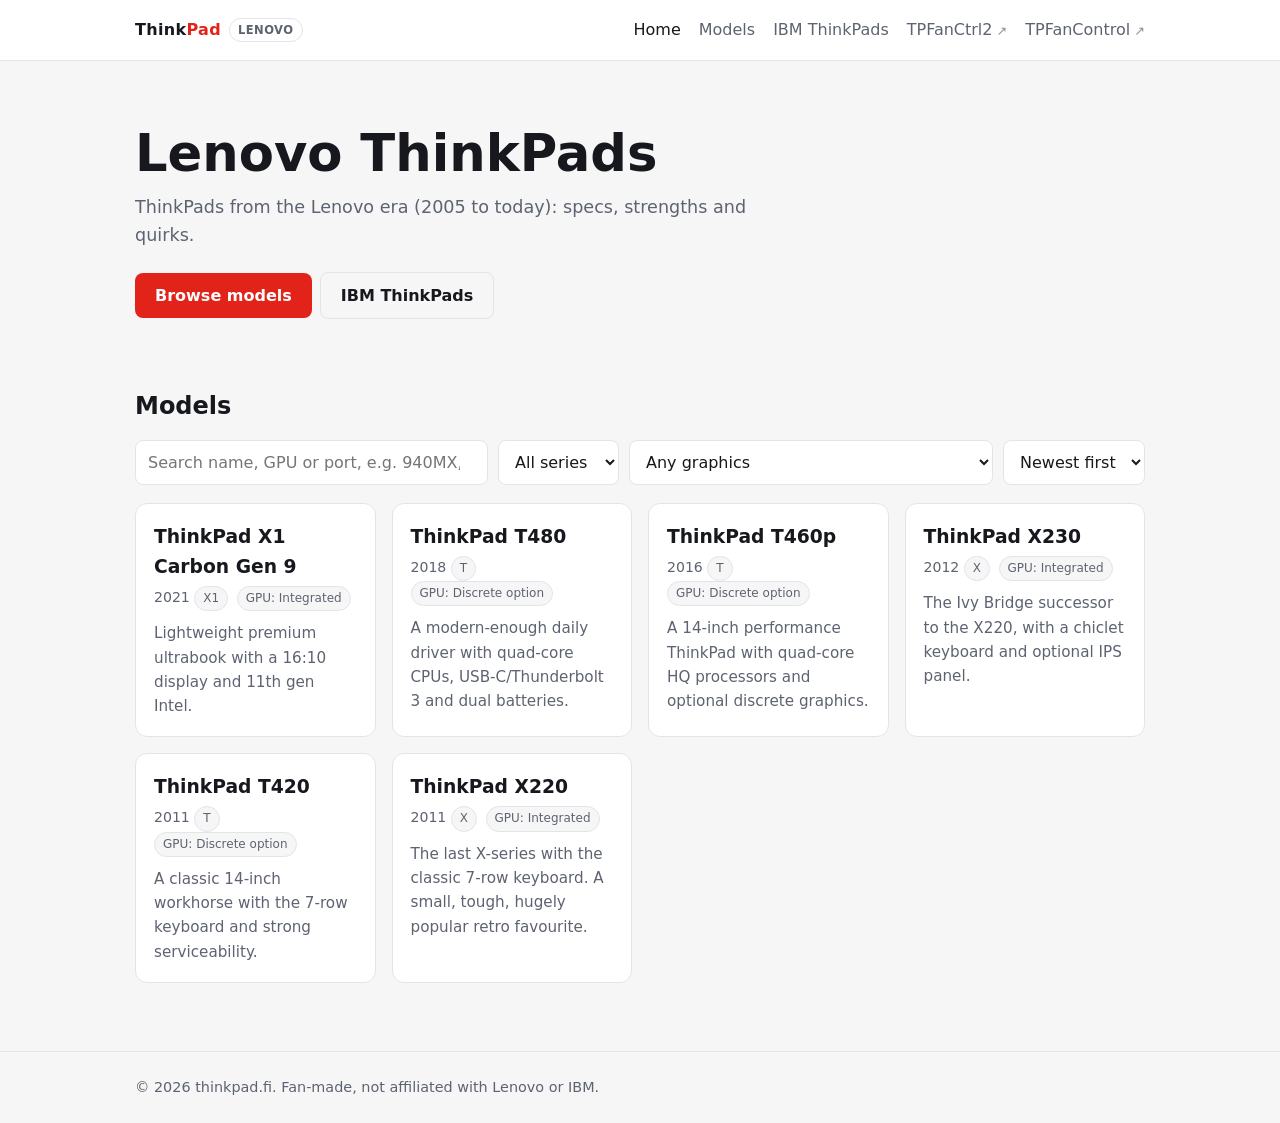
<file: index.html>
<!doctype html>
<html lang="en">
<head>
  <meta charset="utf-8">
  <meta name="viewport" content="width=device-width,initial-scale=1">
  <title>ThinkPads – thinkpad.fi</title>
  <meta name="description" content="ThinkPad specs, strengths and quirks.">
  <link rel="icon" href="/favicon.svg" type="image/svg+xml">
  <link rel="icon" href="/favicon.ico" sizes="48x48">
  <link rel="apple-touch-icon" href="/apple-touch-icon.png">
  <meta name="theme-color" content="#16181d">
  <link rel="stylesheet" href="assets/style.css">
</head>
<body data-page="home">
  <main id="app"><noscript><div class="wrap"><p>This site needs JavaScript to list models.</p></div></noscript></main>
  <script src="assets/env.js"></script>
  <script src="assets/data.js"></script>
  <script src="assets/app.js"></script>
</body>
</html>
</file>
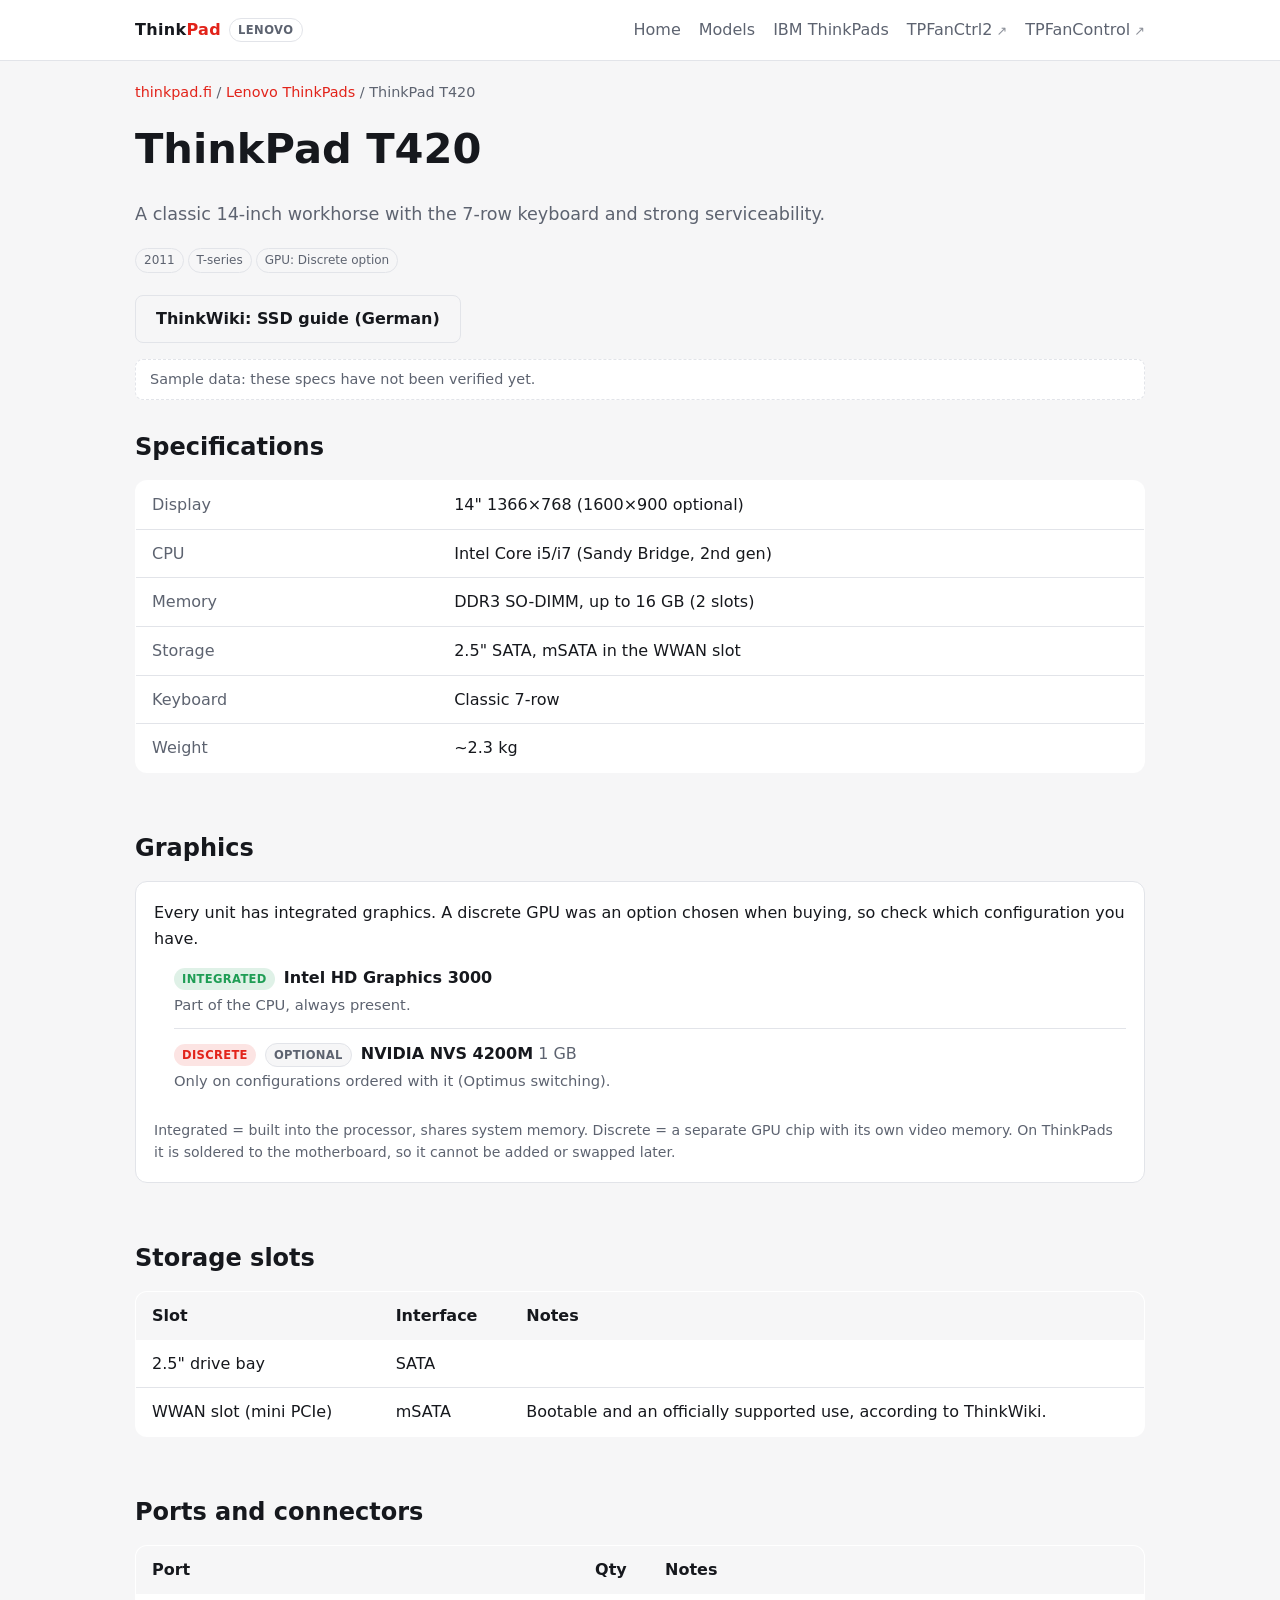
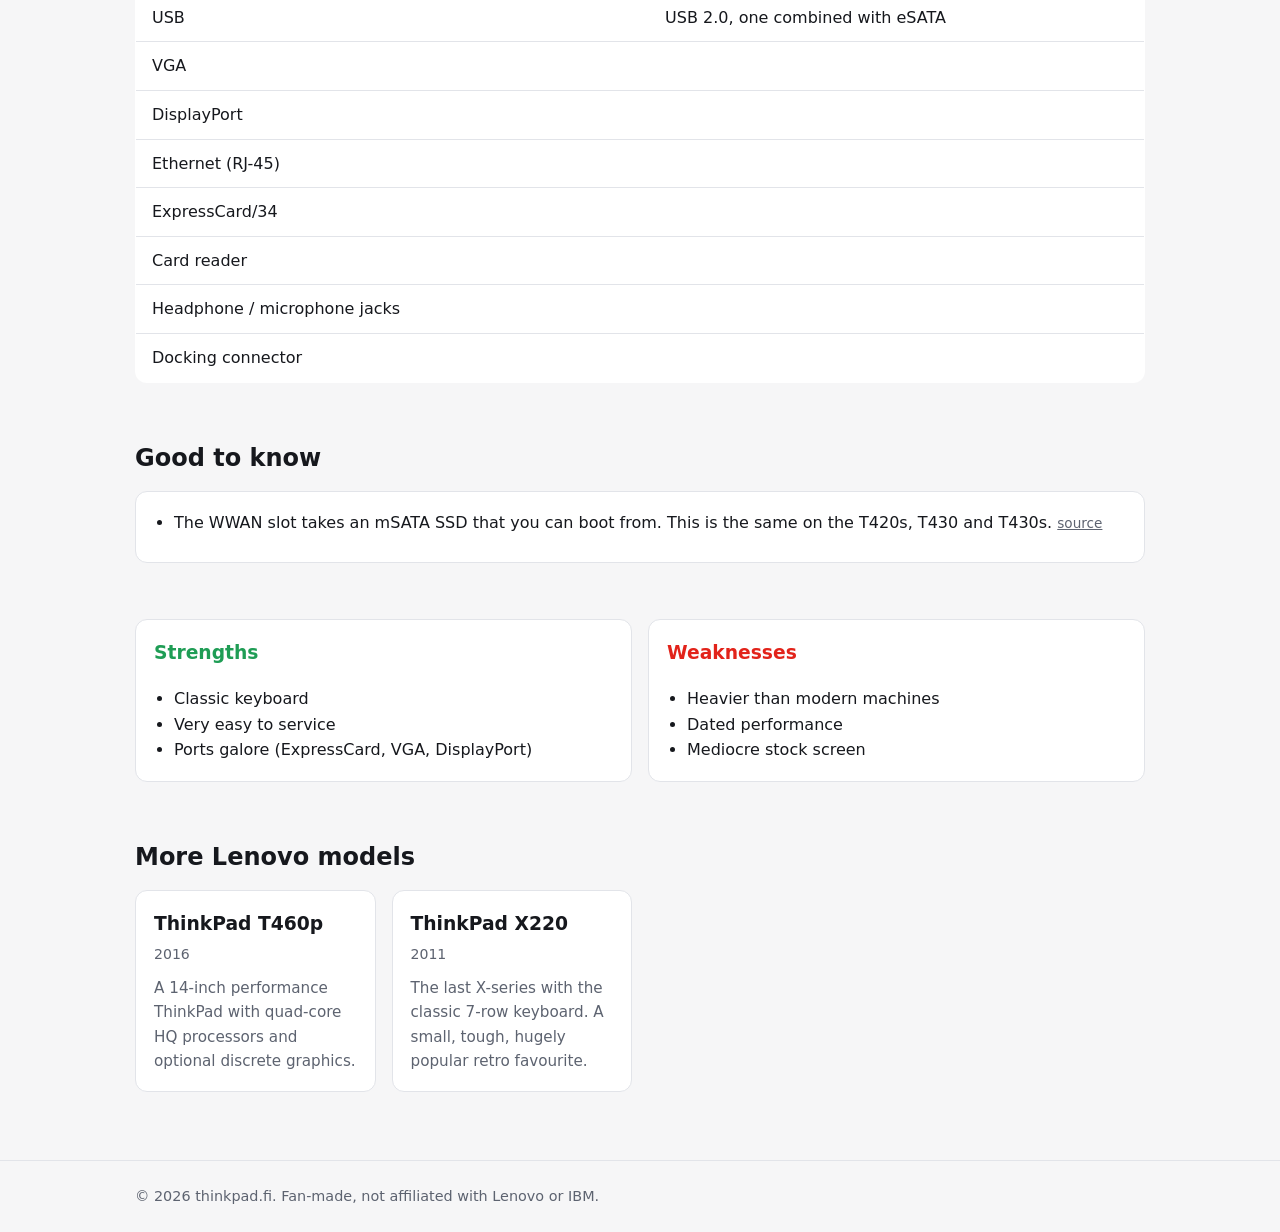
<file: t420/index.html>
<!doctype html>
<html lang="en">
<head>
  <meta charset="utf-8">
  <meta name="viewport" content="width=device-width,initial-scale=1">
  <title>ThinkPad</title>
  <meta name="description" content="">
  <link rel="icon" href="/favicon.svg" type="image/svg+xml">
  <link rel="icon" href="/favicon.ico" sizes="48x48">
  <link rel="apple-touch-icon" href="/apple-touch-icon.png">
  <meta name="theme-color" content="#16181d">
  <link rel="stylesheet" href="../assets/style.css">
</head>
<body data-page="model" data-model="t420">
  <main id="app"><noscript><div class="wrap"><p>This page needs JavaScript.</p></div></noscript></main>
  <script src="../assets/env.js"></script>
  <script src="../assets/data.js"></script>
  <script src="../assets/app.js"></script>
</body>
</html>
</file>
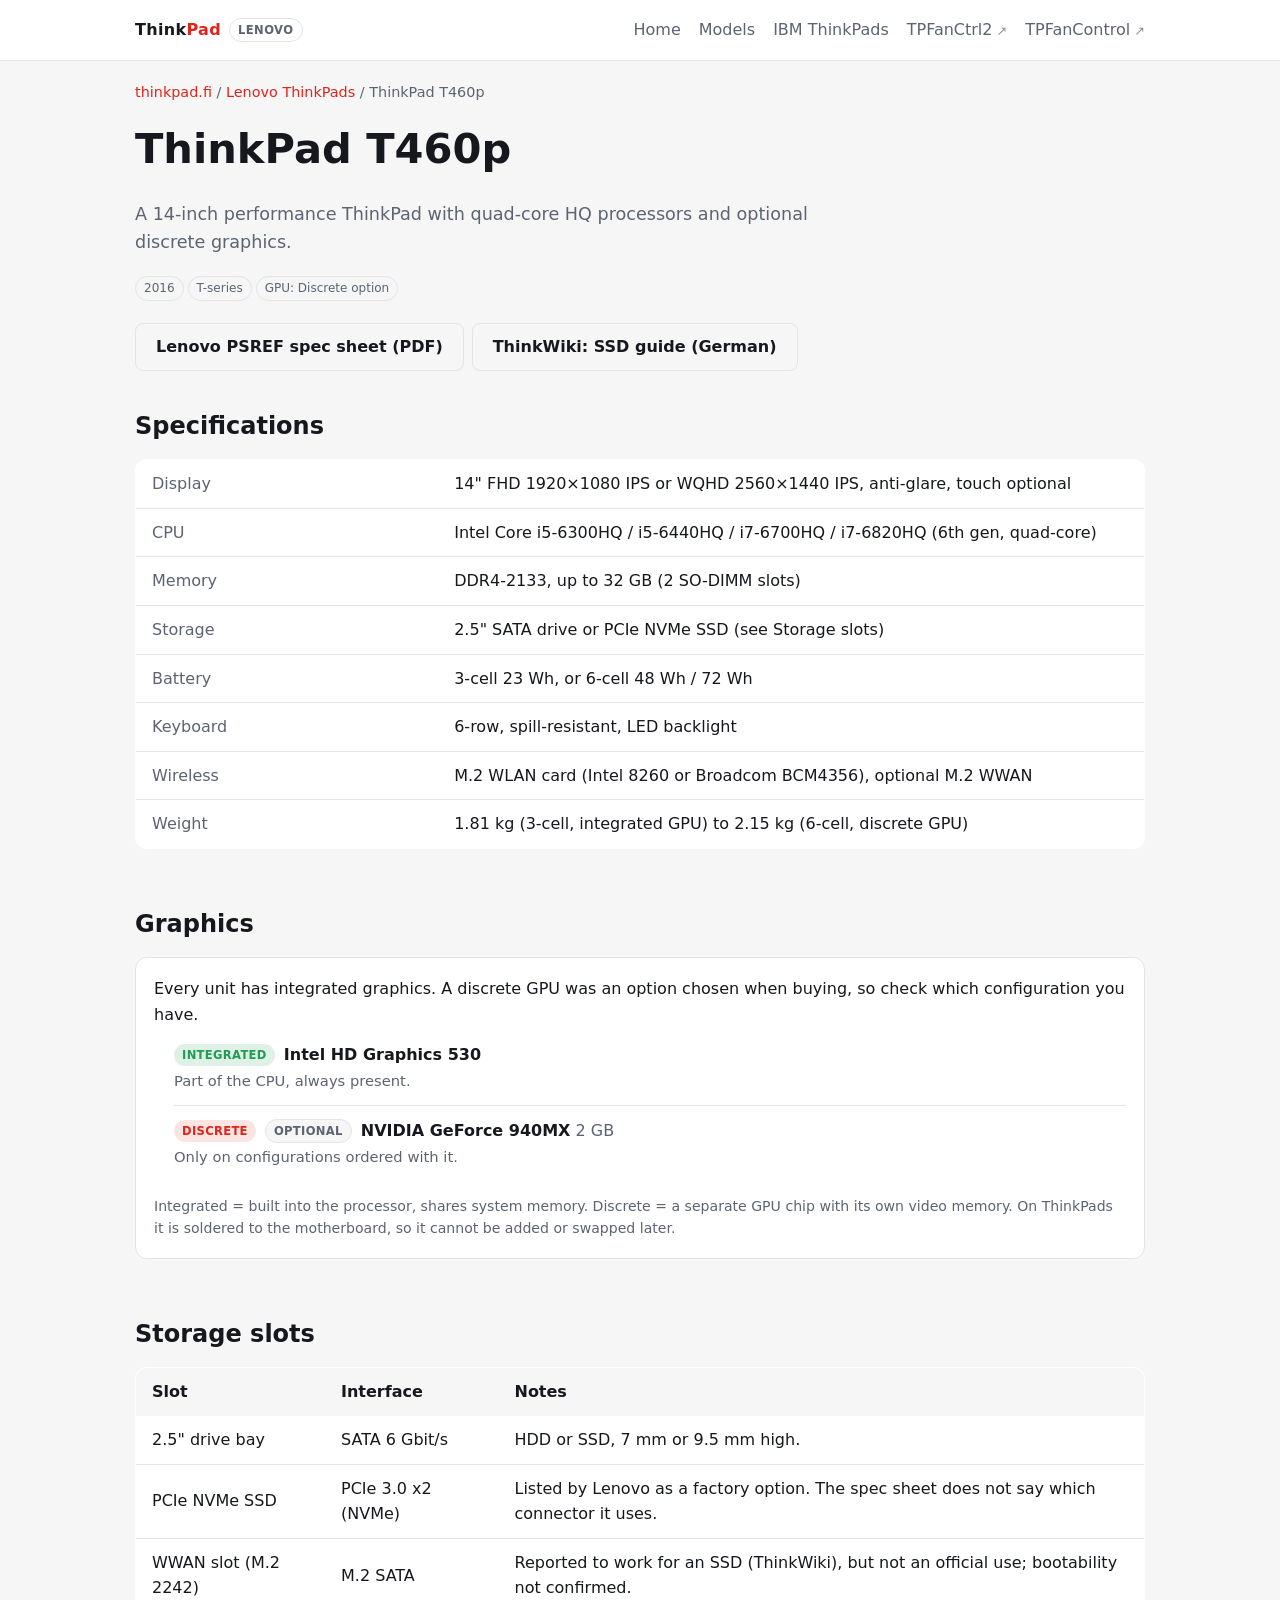
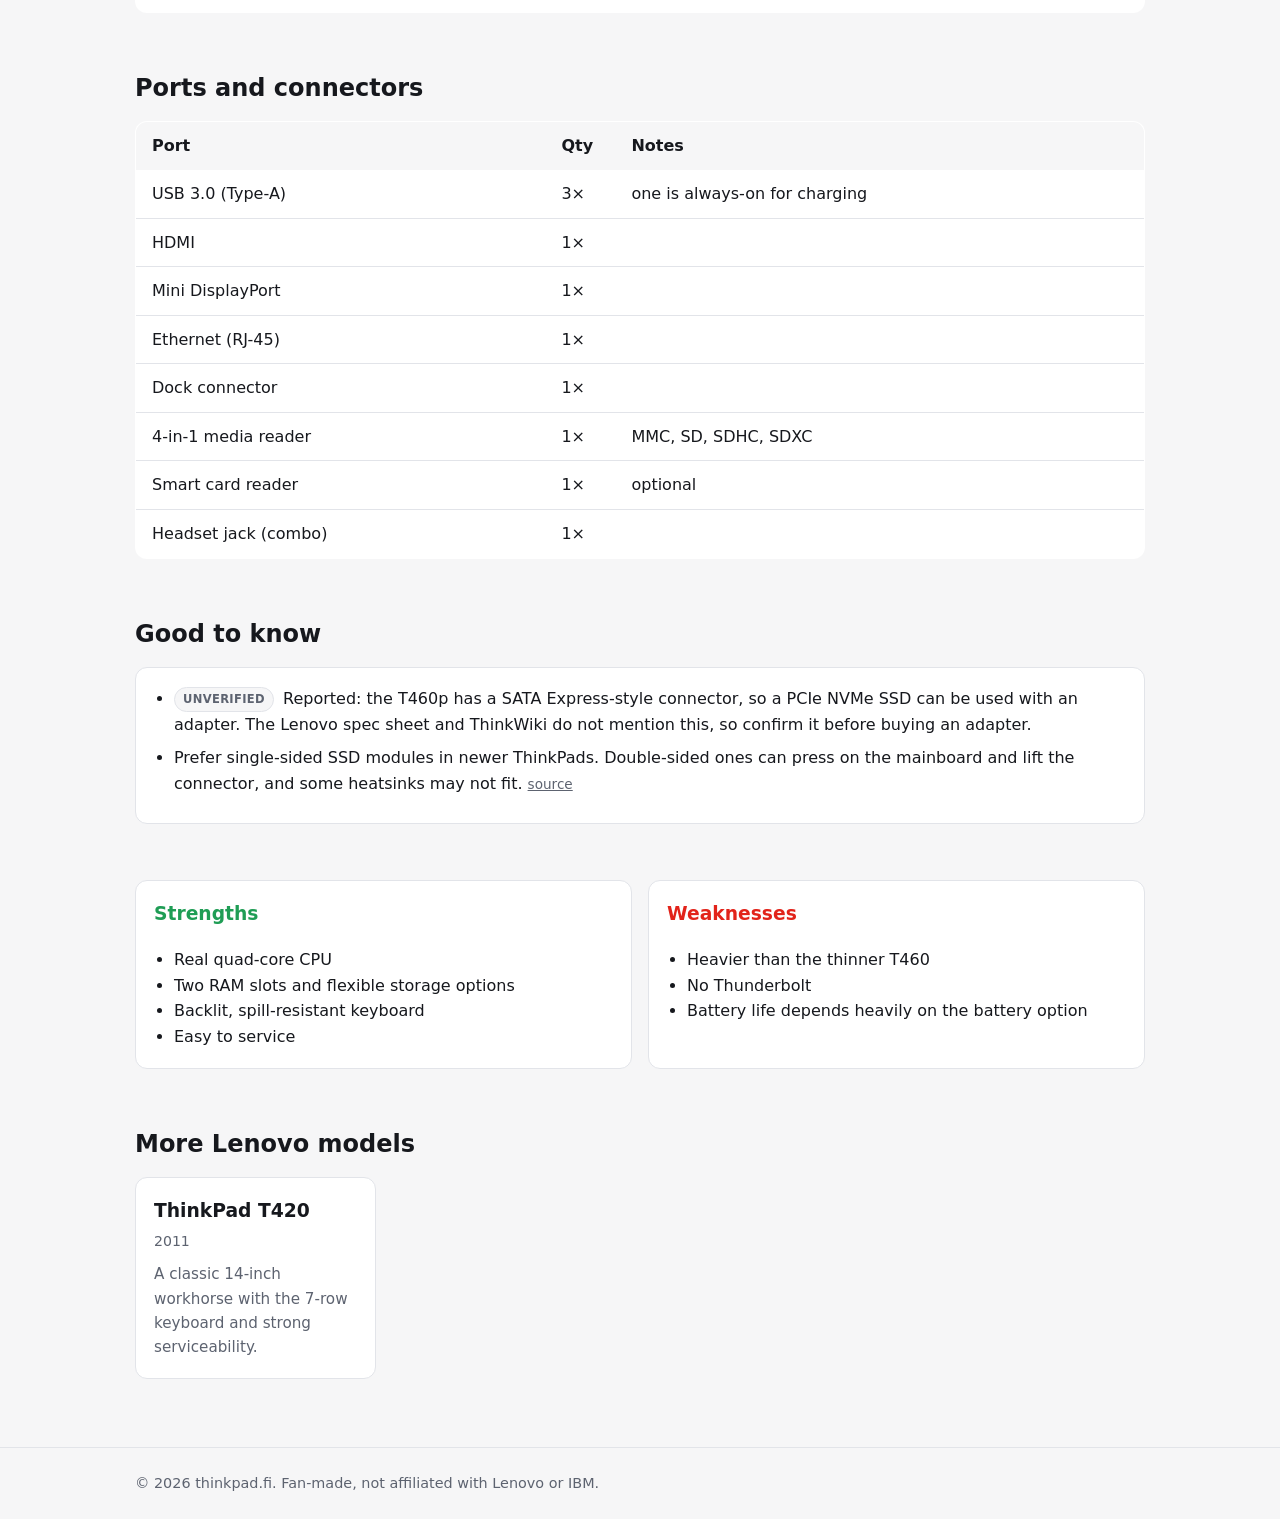
<file: t460p/index.html>
<!doctype html>
<html lang="en">
<head>
  <meta charset="utf-8">
  <meta name="viewport" content="width=device-width,initial-scale=1">
  <title>ThinkPad</title>
  <meta name="description" content="">
  <link rel="icon" href="/favicon.svg" type="image/svg+xml">
  <link rel="icon" href="/favicon.ico" sizes="48x48">
  <link rel="apple-touch-icon" href="/apple-touch-icon.png">
  <meta name="theme-color" content="#16181d">
  <link rel="stylesheet" href="../assets/style.css">
</head>
<body data-page="model" data-model="t460p">
  <main id="app"><noscript><div class="wrap"><p>This page needs JavaScript.</p></div></noscript></main>
  <script src="../assets/env.js"></script>
  <script src="../assets/data.js"></script>
  <script src="../assets/app.js"></script>
</body>
</html>
</file>
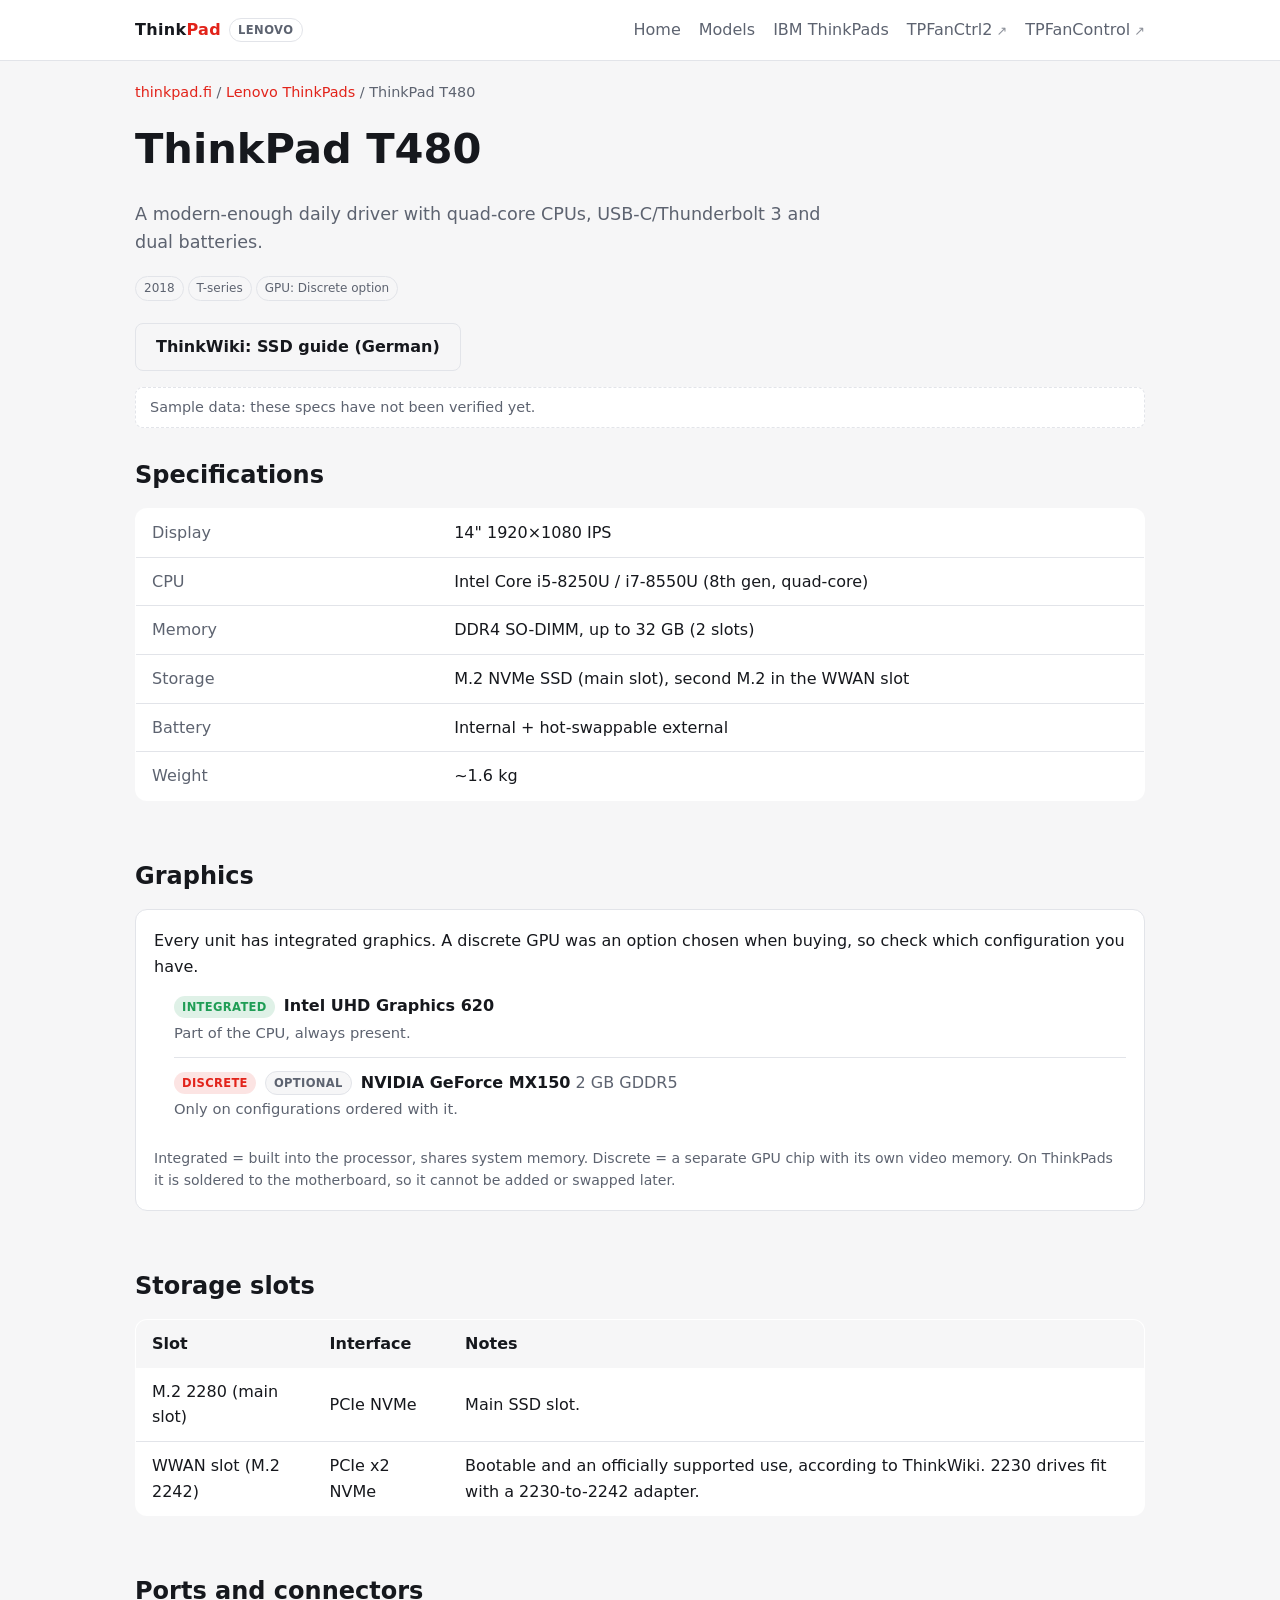
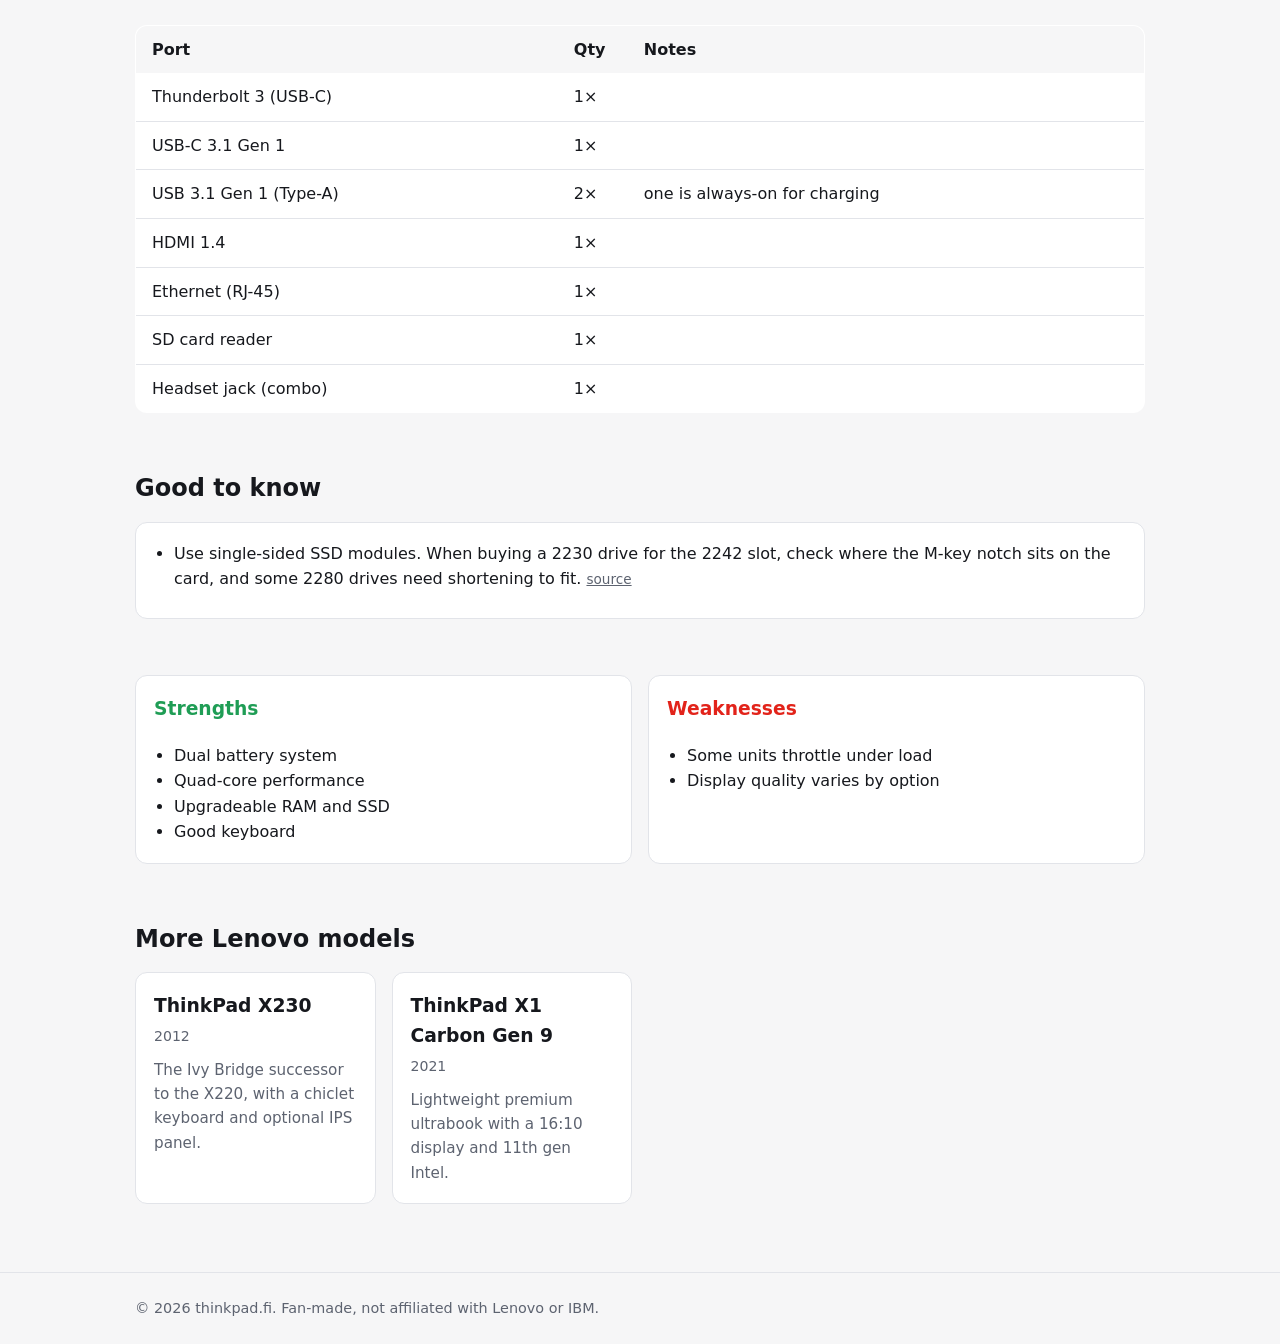
<file: t480/index.html>
<!doctype html>
<html lang="en">
<head>
  <meta charset="utf-8">
  <meta name="viewport" content="width=device-width,initial-scale=1">
  <title>ThinkPad</title>
  <meta name="description" content="">
  <link rel="icon" href="/favicon.svg" type="image/svg+xml">
  <link rel="icon" href="/favicon.ico" sizes="48x48">
  <link rel="apple-touch-icon" href="/apple-touch-icon.png">
  <meta name="theme-color" content="#16181d">
  <link rel="stylesheet" href="../assets/style.css">
</head>
<body data-page="model" data-model="t480">
  <main id="app"><noscript><div class="wrap"><p>This page needs JavaScript.</p></div></noscript></main>
  <script src="../assets/env.js"></script>
  <script src="../assets/data.js"></script>
  <script src="../assets/app.js"></script>
</body>
</html>
</file>
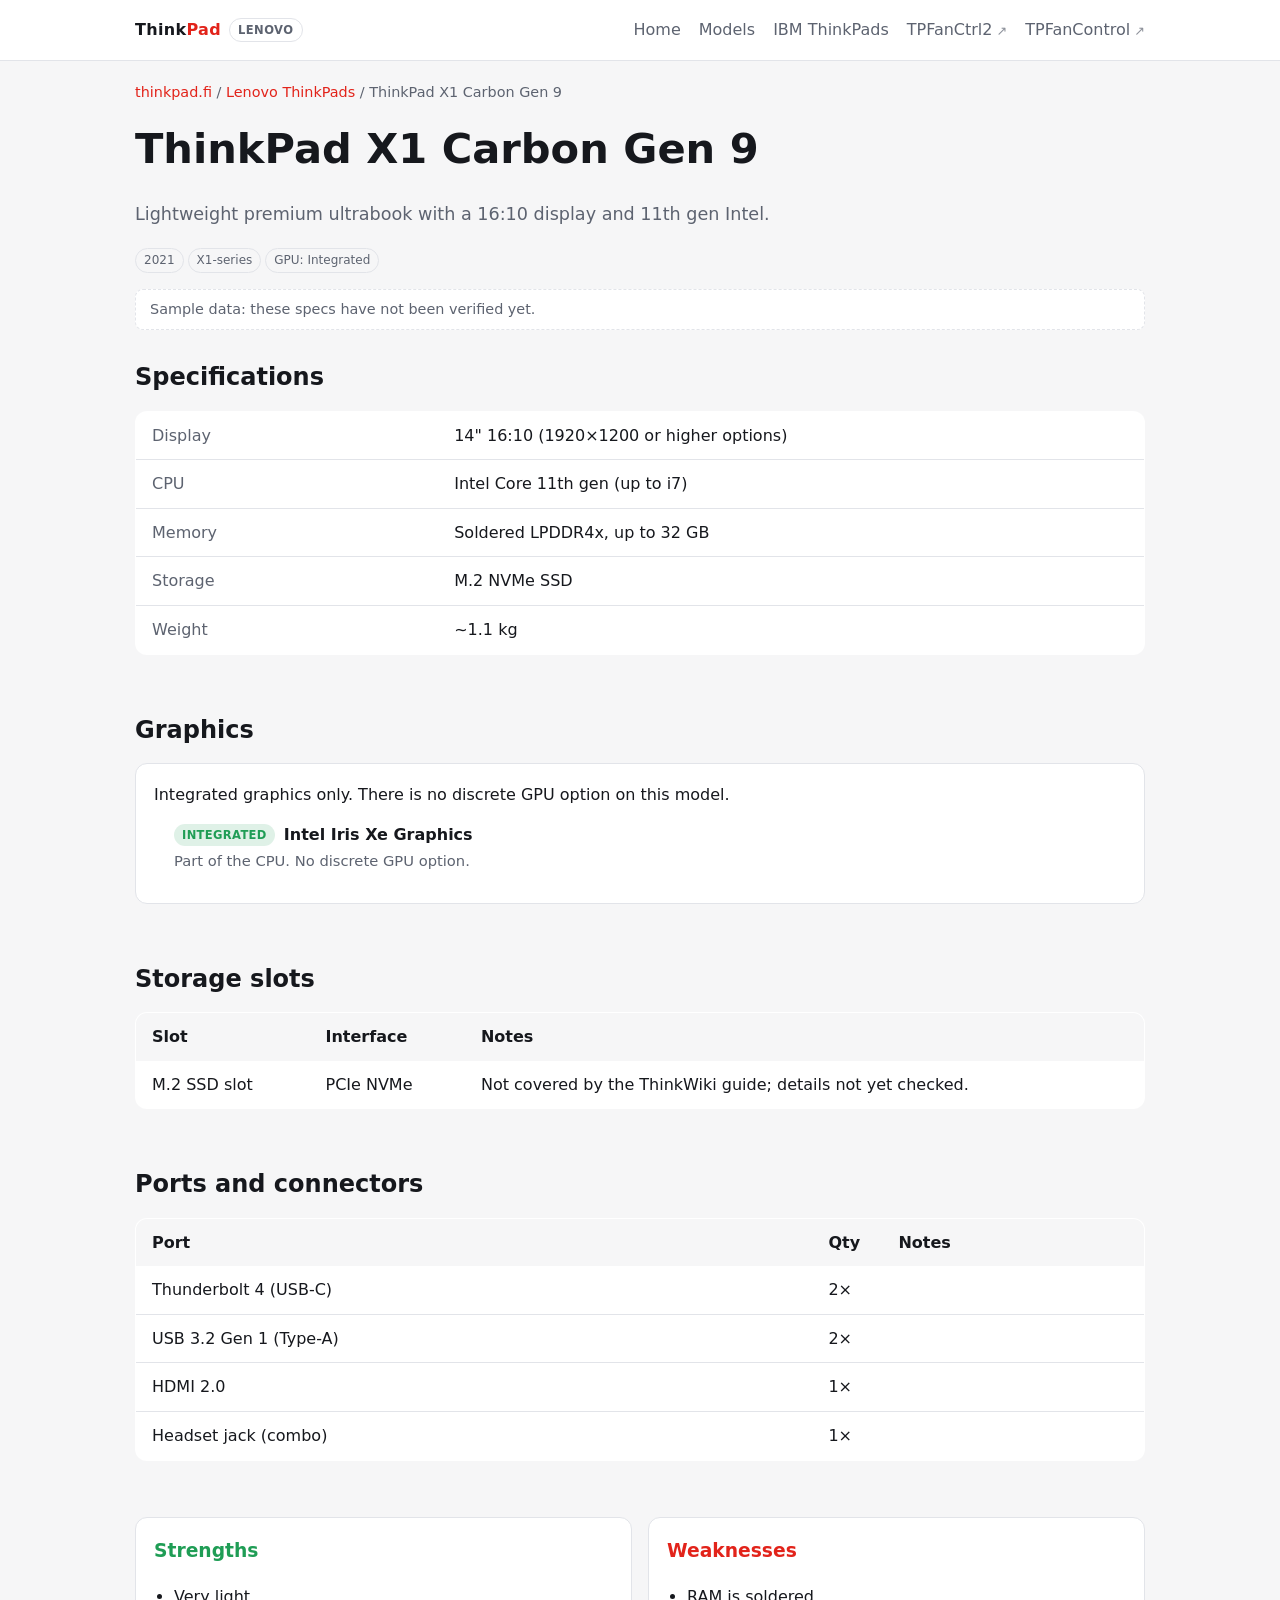
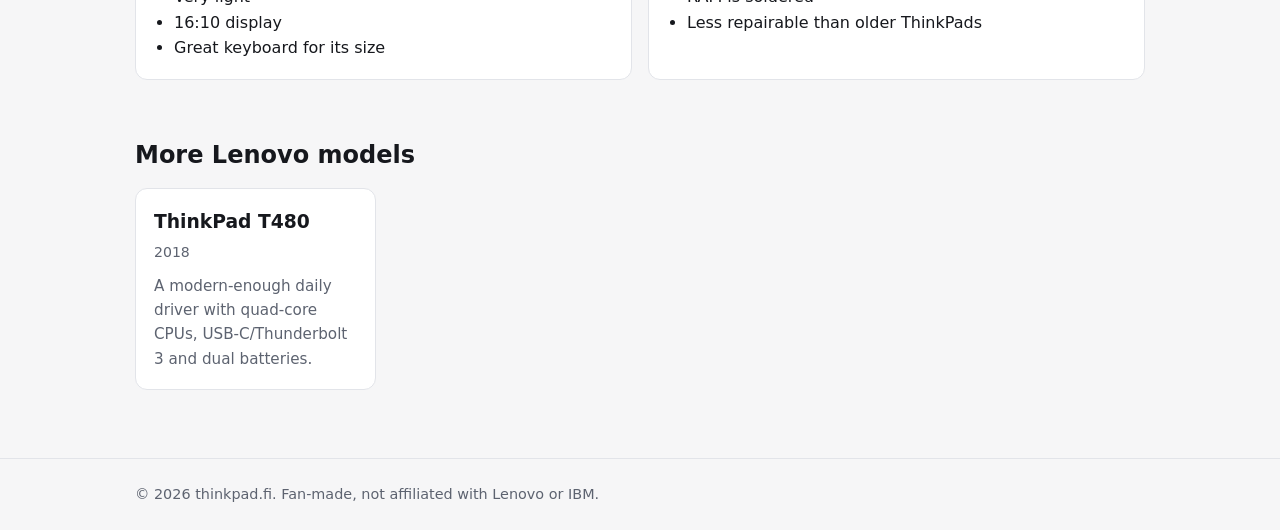
<file: x1-carbon-gen9/index.html>
<!doctype html>
<html lang="en">
<head>
  <meta charset="utf-8">
  <meta name="viewport" content="width=device-width,initial-scale=1">
  <title>ThinkPad</title>
  <meta name="description" content="">
  <link rel="icon" href="/favicon.svg" type="image/svg+xml">
  <link rel="icon" href="/favicon.ico" sizes="48x48">
  <link rel="apple-touch-icon" href="/apple-touch-icon.png">
  <meta name="theme-color" content="#16181d">
  <link rel="stylesheet" href="../assets/style.css">
</head>
<body data-page="model" data-model="x1-carbon-gen9">
  <main id="app"><noscript><div class="wrap"><p>This page needs JavaScript.</p></div></noscript></main>
  <script src="../assets/env.js"></script>
  <script src="../assets/data.js"></script>
  <script src="../assets/app.js"></script>
</body>
</html>
</file>
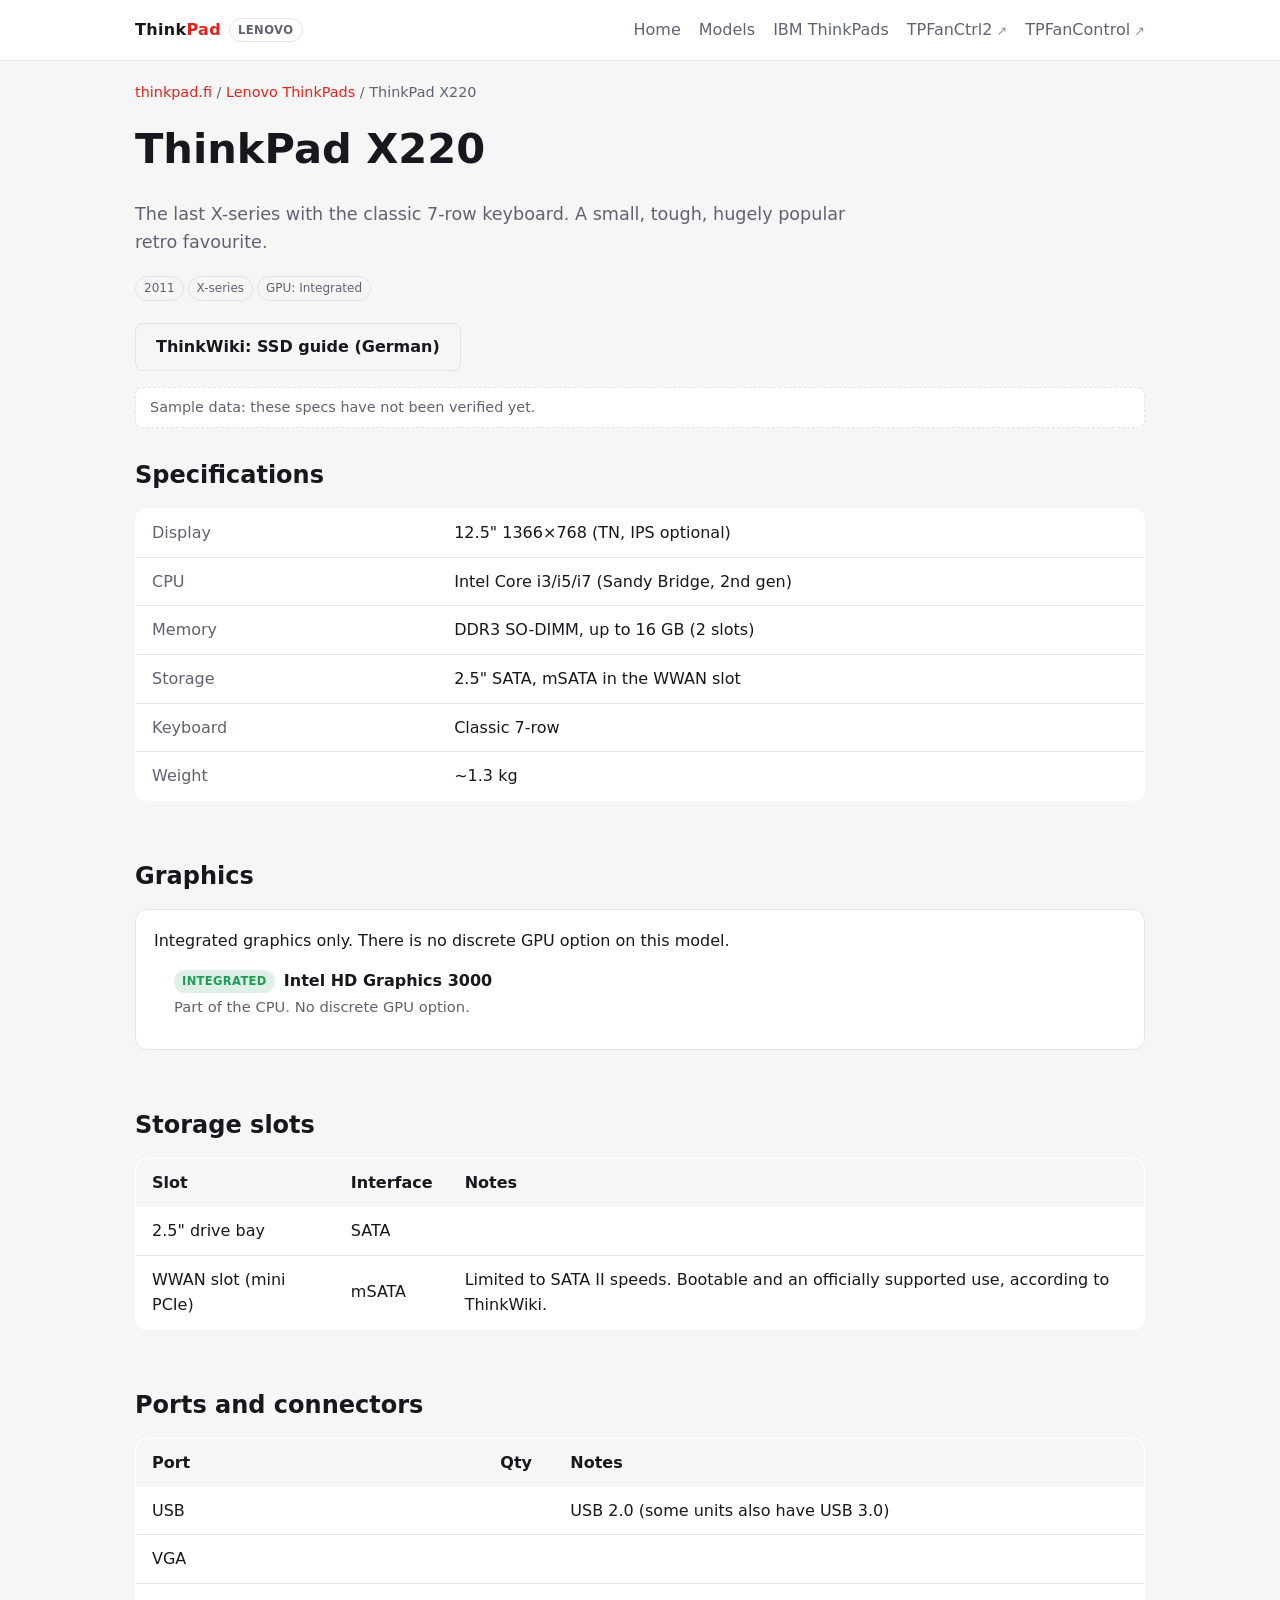
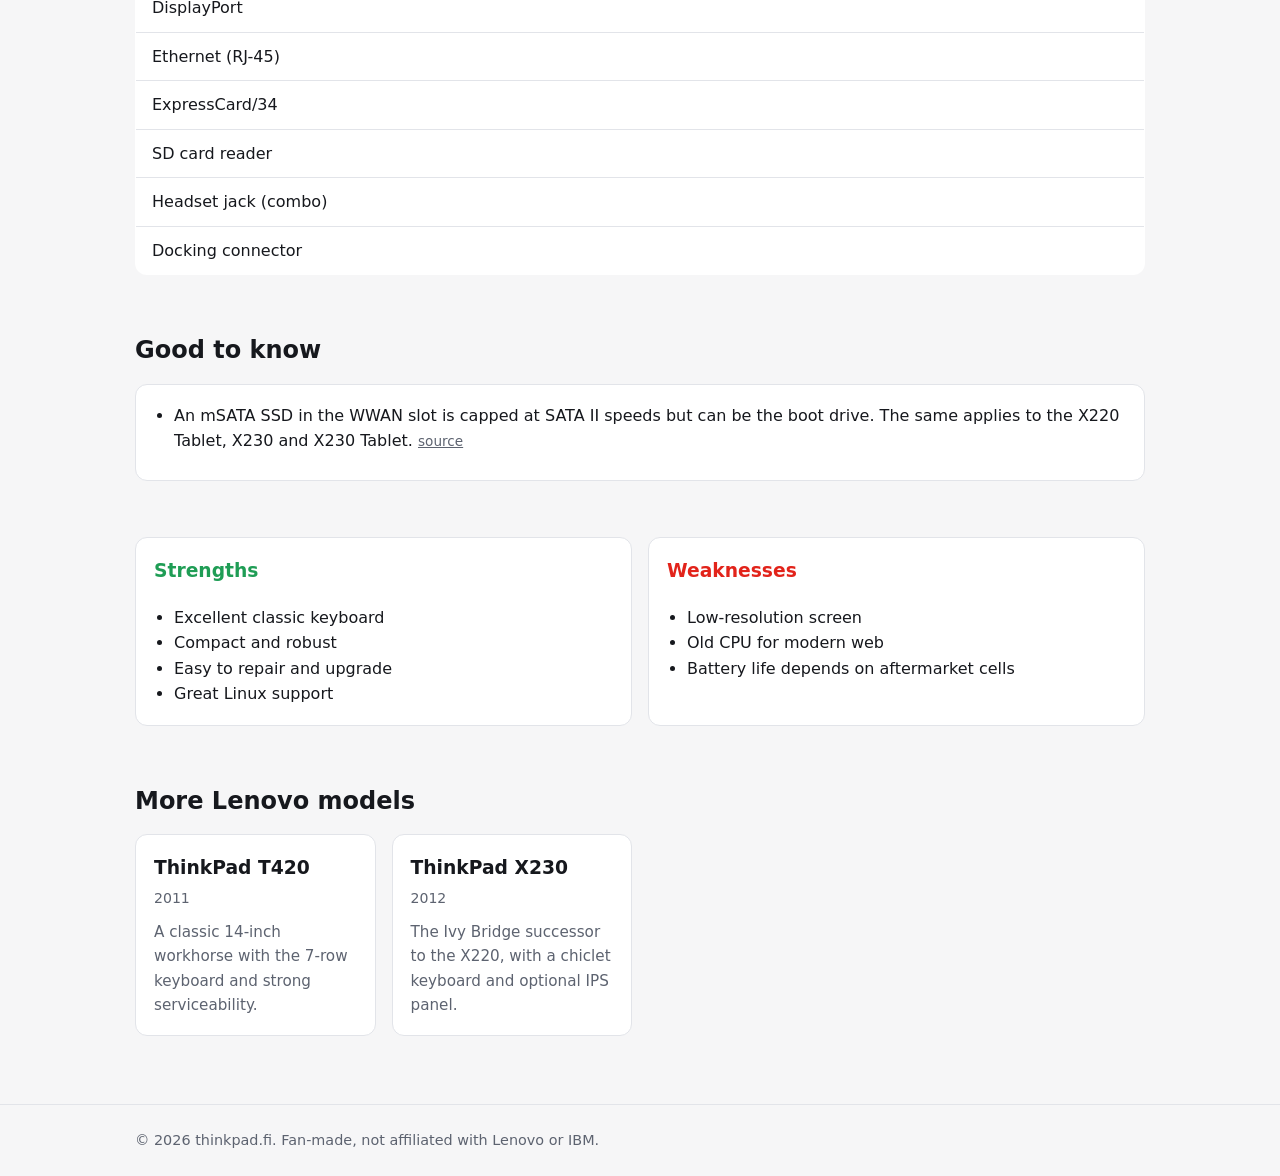
<file: x220/index.html>
<!doctype html>
<html lang="en">
<head>
  <meta charset="utf-8">
  <meta name="viewport" content="width=device-width,initial-scale=1">
  <title>ThinkPad</title>
  <meta name="description" content="">
  <link rel="icon" href="/favicon.svg" type="image/svg+xml">
  <link rel="icon" href="/favicon.ico" sizes="48x48">
  <link rel="apple-touch-icon" href="/apple-touch-icon.png">
  <meta name="theme-color" content="#16181d">
  <link rel="stylesheet" href="../assets/style.css">
</head>
<body data-page="model" data-model="x220">
  <main id="app"><noscript><div class="wrap"><p>This page needs JavaScript.</p></div></noscript></main>
  <script src="../assets/env.js"></script>
  <script src="../assets/data.js"></script>
  <script src="../assets/app.js"></script>
</body>
</html>
</file>
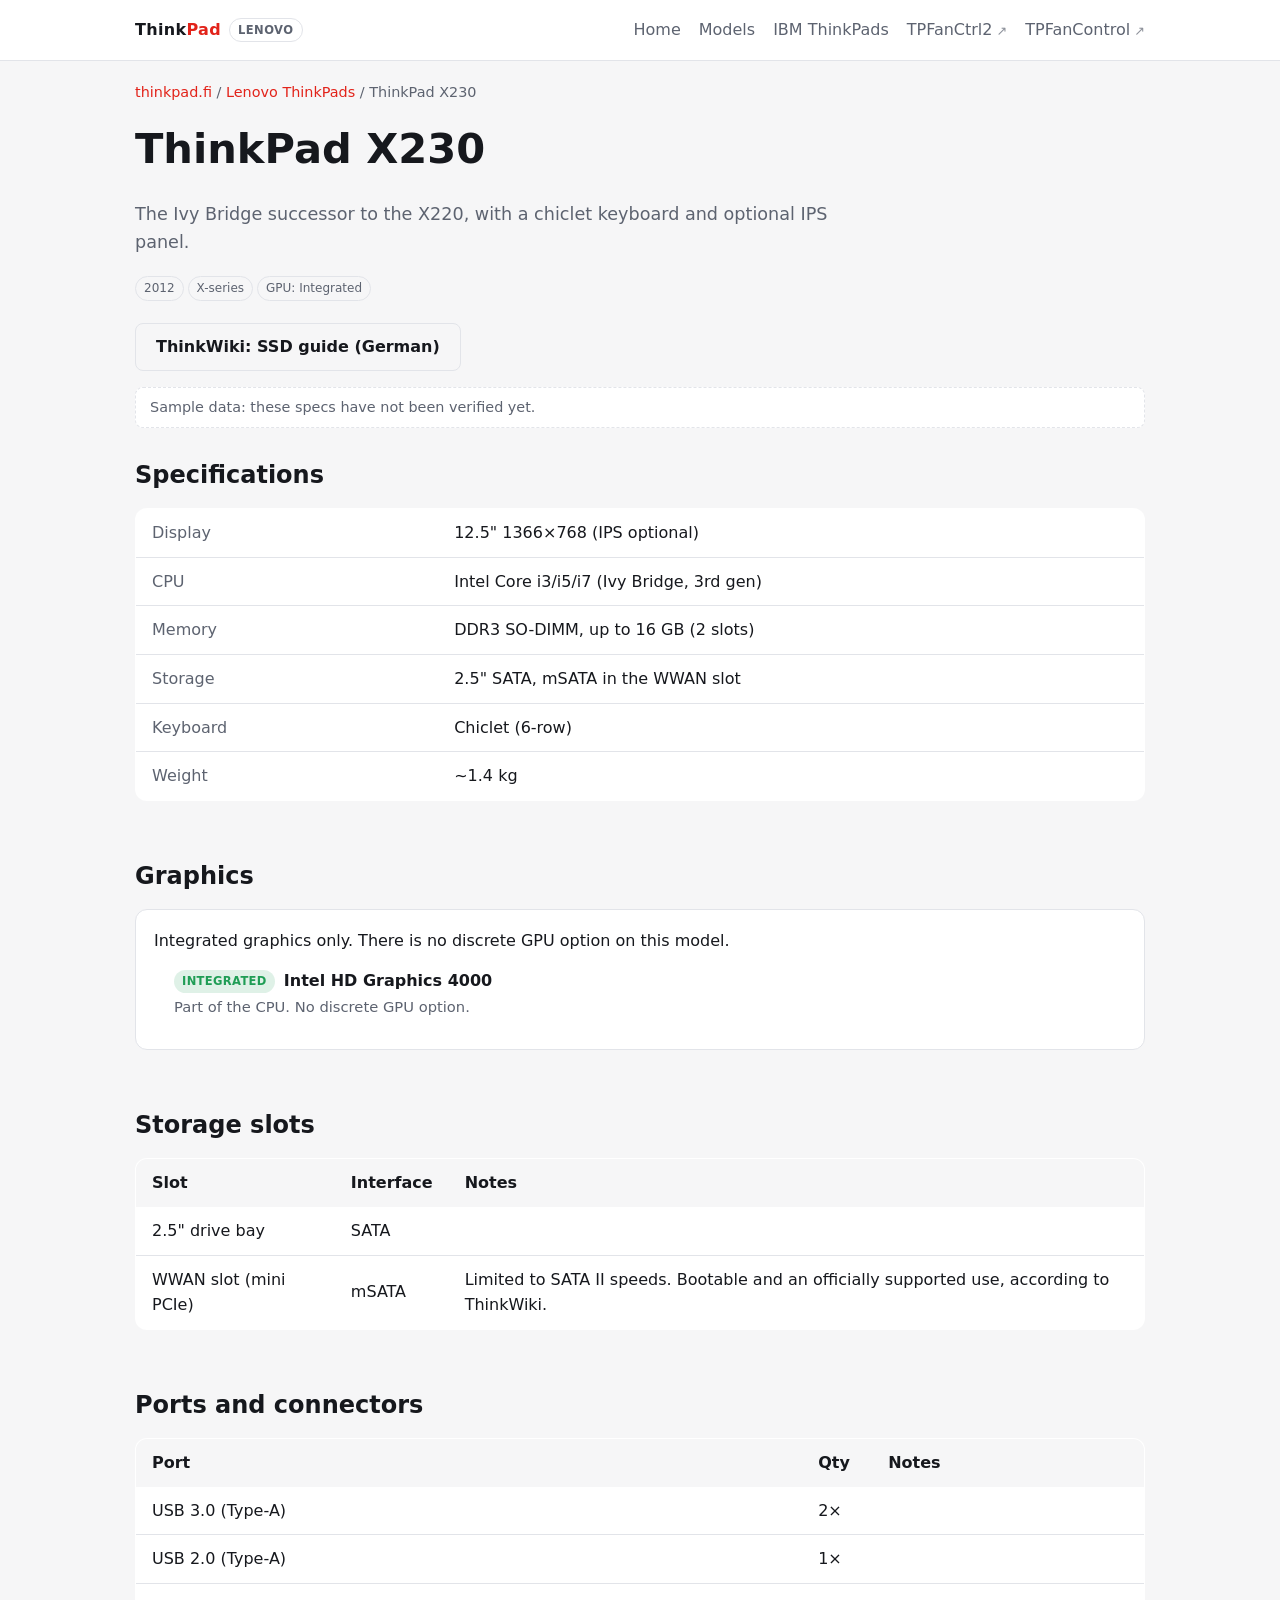
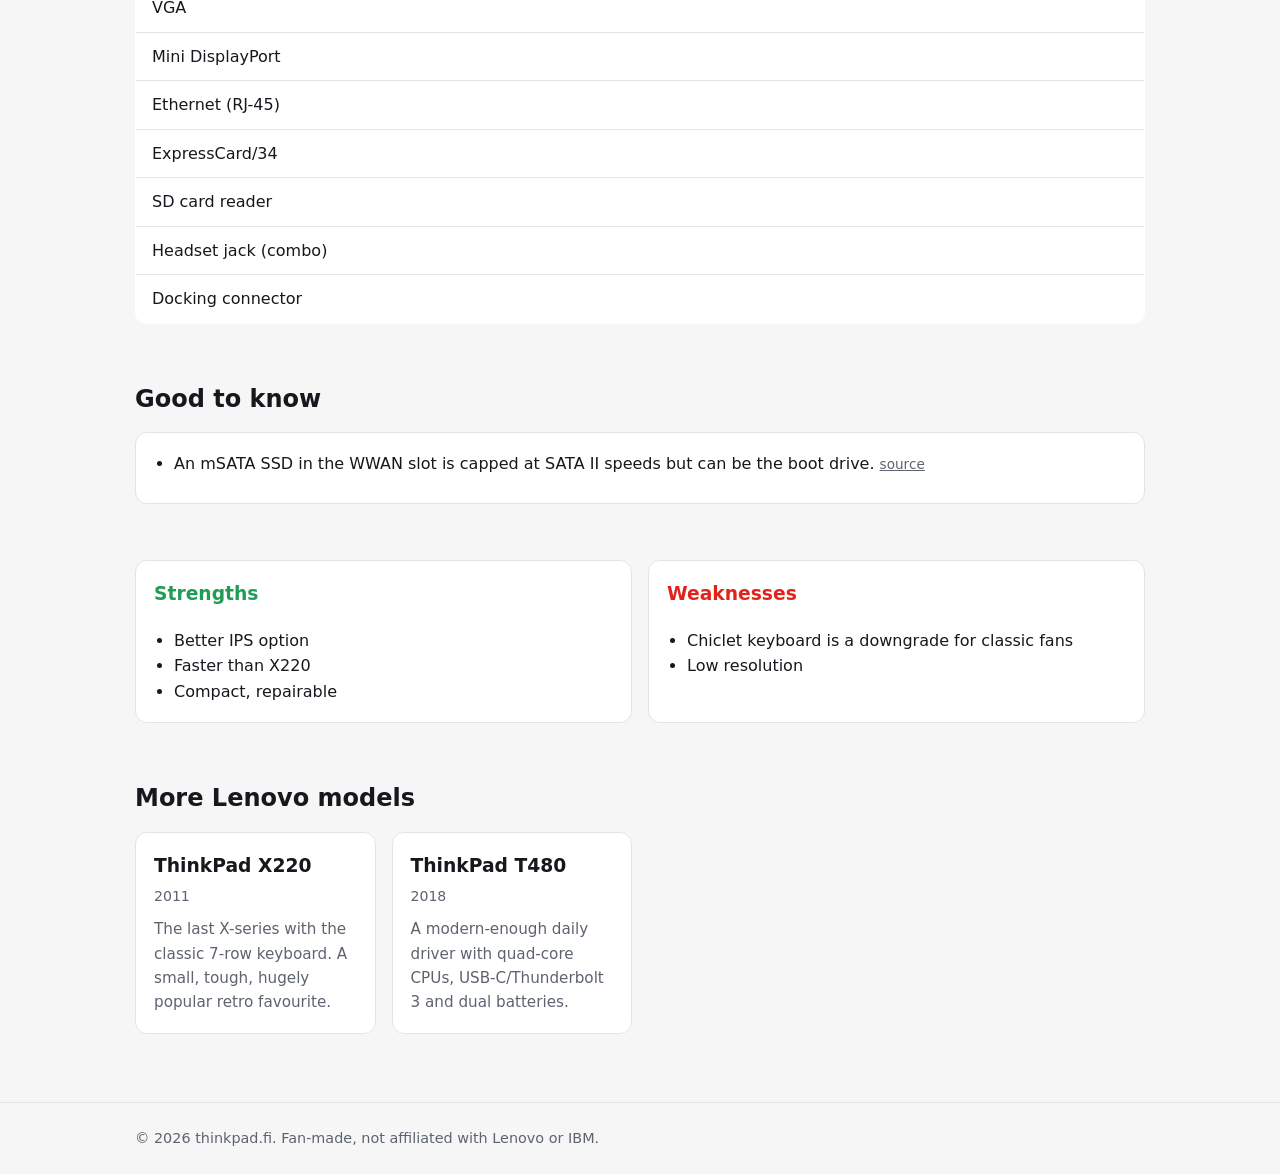
<file: x230/index.html>
<!doctype html>
<html lang="en">
<head>
  <meta charset="utf-8">
  <meta name="viewport" content="width=device-width,initial-scale=1">
  <title>ThinkPad</title>
  <meta name="description" content="">
  <link rel="icon" href="/favicon.svg" type="image/svg+xml">
  <link rel="icon" href="/favicon.ico" sizes="48x48">
  <link rel="apple-touch-icon" href="/apple-touch-icon.png">
  <meta name="theme-color" content="#16181d">
  <link rel="stylesheet" href="../assets/style.css">
</head>
<body data-page="model" data-model="x230">
  <main id="app"><noscript><div class="wrap"><p>This page needs JavaScript.</p></div></noscript></main>
  <script src="../assets/env.js"></script>
  <script src="../assets/data.js"></script>
  <script src="../assets/app.js"></script>
</body>
</html>
</file>
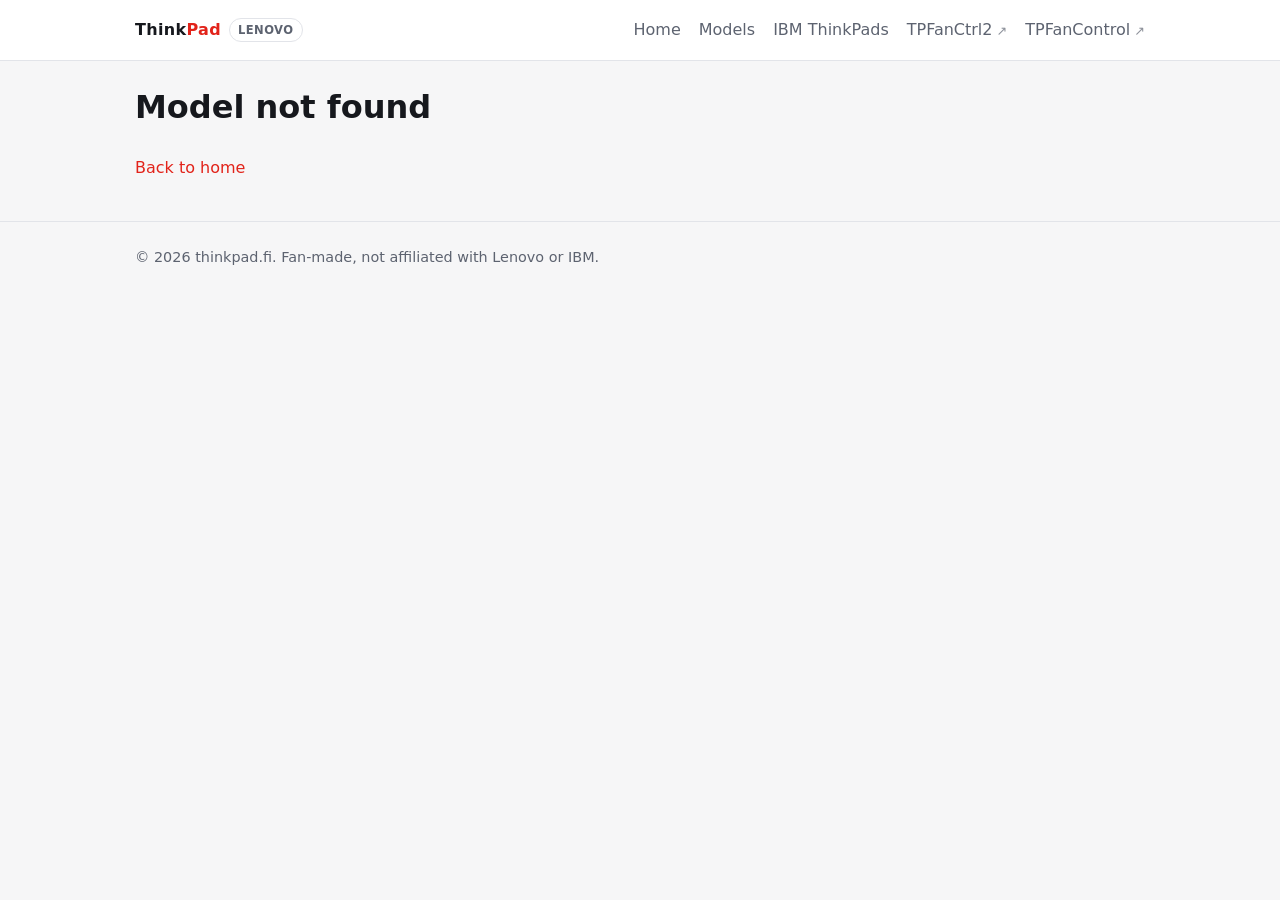
<file: _model-template.html>
<!doctype html>
<html lang="en">
<head>
  <meta charset="utf-8">
  <meta name="viewport" content="width=device-width,initial-scale=1">
  <title>ThinkPad</title>
  <meta name="description" content="">
  <link rel="icon" href="/favicon.svg" type="image/svg+xml">
  <link rel="icon" href="/favicon.ico" sizes="48x48">
  <link rel="apple-touch-icon" href="/apple-touch-icon.png">
  <meta name="theme-color" content="#16181d">
  <link rel="stylesheet" href="../assets/style.css">
</head>
<body data-page="model" data-model="MODEL_ID">
  <main id="app"><noscript><div class="wrap"><p>This page needs JavaScript.</p></div></noscript></main>
  <script src="../assets/env.js"></script>
  <script src="../assets/data.js"></script>
  <script src="../assets/app.js"></script>
</body>
</html>
</file>
<file: assets/style.css>
:root{
  --bg:#f6f6f7;--surface:#fff;--text:#16181d;--muted:#5d6370;--line:#e2e4e9;
  --accent:#e2231a;--accent-text:#fff;--radius:12px;--max:1050px;
}
@media (prefers-color-scheme:dark){
  :root{--bg:#0f1115;--surface:#181b21;--text:#eceef2;--muted:#9aa1ae;--line:#2a2f38}
}
*{box-sizing:border-box}
html{scroll-behavior:smooth}
body{margin:0;font:16px/1.6 system-ui,-apple-system,"Segoe UI",Roboto,sans-serif;background:var(--bg);color:var(--text)}
a{color:var(--accent);text-decoration:none}
a:hover{text-decoration:underline}
.wrap{max-width:var(--max);margin:0 auto;padding:0 20px}

/* header */
.site-header{background:var(--surface);border-bottom:1px solid var(--line);position:sticky;top:0;z-index:10}
.site-header .wrap{display:flex;align-items:center;justify-content:space-between;height:60px}
.brand{font-weight:800;letter-spacing:.02em;color:var(--text)}
.brand b{color:var(--accent)}
.nav a{margin-left:18px;color:var(--muted);font-weight:500}
.nav a.active,.nav a:hover{color:var(--text);text-decoration:none}

/* hero */
.hero{padding:64px 0 40px}
.hero h1{font-size:clamp(2rem,5vw,3.2rem);line-height:1.1;margin:0 0 12px}
.hero p{color:var(--muted);max-width:60ch;font-size:1.1rem;margin:0 0 22px}
.btn{display:inline-block;background:var(--accent);color:var(--accent-text);padding:10px 20px;border-radius:8px;font-weight:600}
.btn:hover{text-decoration:none;filter:brightness(1.1)}
.btn.ghost{background:transparent;color:var(--text);border:1px solid var(--line);margin-left:8px}

/* cards */
.grid{display:grid;grid-template-columns:repeat(auto-fill,minmax(240px,1fr));gap:16px}
.card{background:var(--surface);border:1px solid var(--line);border-radius:var(--radius);padding:18px;color:var(--text);display:block;transition:transform .15s,border-color .15s}
.card:hover{transform:translateY(-3px);border-color:var(--accent);text-decoration:none}
.card h3{margin:0 0 4px}
.card .meta{color:var(--muted);font-size:.88rem;margin-bottom:10px}
.card p{margin:0;color:var(--muted);font-size:.95rem}
.tag{display:inline-block;font-size:.75rem;padding:2px 8px;border-radius:99px;background:var(--bg);border:1px solid var(--line);color:var(--muted);margin-right:4px}

/* sections */
section{padding:28px 0}
h2{margin:0 0 14px}
.toolbar{display:flex;gap:10px;flex-wrap:wrap;margin-bottom:18px}
input,select{font:inherit;padding:9px 12px;border-radius:8px;border:1px solid var(--line);background:var(--surface);color:var(--text)}
input{flex:1;min-width:200px}

/* model page */
.crumbs{color:var(--muted);font-size:.9rem;padding-top:20px}
.model-head{padding:12px 0 8px}
.model-head h1{margin:0;font-size:clamp(1.8rem,4vw,2.6rem)}
.model-head p{color:var(--muted);font-size:1.1rem;max-width:65ch}
table.specs{width:100%;border-collapse:collapse;background:var(--surface);border:1px solid var(--line);border-radius:var(--radius);overflow:hidden}
table.specs th,table.specs td{text-align:left;padding:11px 16px;border-bottom:1px solid var(--line)}
table.specs th{width:30%;color:var(--muted);font-weight:500}
table.specs tr:last-child th,table.specs tr:last-child td{border-bottom:0}
.two{display:grid;grid-template-columns:1fr 1fr;gap:16px}
@media(max-width:700px){.two{grid-template-columns:1fr}.nav a{margin-left:12px}}
.panel{background:var(--surface);border:1px solid var(--line);border-radius:var(--radius);padding:18px}
.panel h3{margin-top:0}
.panel ul{margin:0;padding-left:20px}
.pros h3{color:#1f9d55}.cons h3{color:var(--accent)}

/* footer */
.site-footer{border-top:1px solid var(--line);margin-top:40px;padding:24px 0;color:var(--muted);font-size:.9rem}

/* ---- thinkpad.fi additions ---- */
body.brand-ibm{--accent:#0f62fe}
.site-header .wrap{flex-wrap:wrap;height:auto;min-height:60px;padding-top:8px;padding-bottom:8px;gap:4px 16px}
.brand .era{font-size:.72rem;font-weight:700;color:var(--muted);margin-left:8px;padding:2px 8px;border:1px solid var(--line);border-radius:99px;letter-spacing:.04em;text-transform:uppercase;vertical-align:middle}
.brands{display:grid;grid-template-columns:1fr 1fr;gap:16px}
@media(max-width:700px){.brands{grid-template-columns:1fr}}
.brand-card{padding:26px;border-top:4px solid var(--accent)}
.brand-card.ibm{border-top-color:#0f62fe}
.brand-card.lenovo{border-top-color:#e2231a}
.brand-card h3{font-size:1.4rem}

/* ---- GPU / ports ---- */
.muted{color:var(--muted);font-weight:400}
.badge{display:inline-block;font-size:.72rem;font-weight:700;padding:2px 8px;border-radius:99px;letter-spacing:.03em;text-transform:uppercase;vertical-align:middle;margin-right:4px}
.badge.int{background:rgba(31,157,85,.14);color:#1f9d55}
.badge.dis{background:rgba(226,35,26,.12);color:var(--accent)}
.badge.opt{background:var(--bg);color:var(--muted);border:1px solid var(--line)}
.gpu-list{list-style:none;margin:0;padding:0}
.gpu-list li{padding:12px 0;border-top:1px solid var(--line)}
.gpu-list li:first-child{border-top:0;padding-top:0}
.gpu-list .note{color:var(--muted);font-size:.92rem;margin-top:2px}
.panel .lead{margin:0 0 14px;font-weight:500}
.panel .foot{margin:14px 0 0;color:var(--muted);font-size:.88rem}
table.specs.ports th{width:auto;font-weight:600;color:var(--text);background:var(--bg)}
table.specs.ports td.qty{white-space:nowrap;width:70px}
.notice{background:var(--surface);border:1px dashed var(--line);border-radius:8px;padding:8px 14px;color:var(--muted);font-size:.9rem;margin:8px 0 0}

/* ---- docs / notes ---- */
.docs{margin:14px 0 0}
.docs .btn.ghost{margin:0 8px 8px 0}
.notes{margin:0;padding-left:20px}
.notes li{margin:0 0 8px}
.notes a.src{font-size:.85rem;color:var(--muted);text-decoration:underline}

/* ---- brand icon + external tool links ---- */
.nav a.ext::after{content:" \2197";font-size:.8em;opacity:.7}

/* ---- brand: "ThinkPad" + pill is ONE link to thinkpad.fi ---- */
.brand{display:inline-flex;align-items:center}
.brand:hover{text-decoration:none}
.brand:hover .era{border-color:var(--accent);color:var(--text)}
.brand .era-icon{display:inline-flex;align-items:center;gap:6px;padding:3px 8px 3px 4px;text-transform:none}
.brand .era-icon img{display:block;border-radius:6px}
.brand .era-icon small{font-size:.72rem;font-weight:700;letter-spacing:.04em;text-transform:uppercase}
</file>
